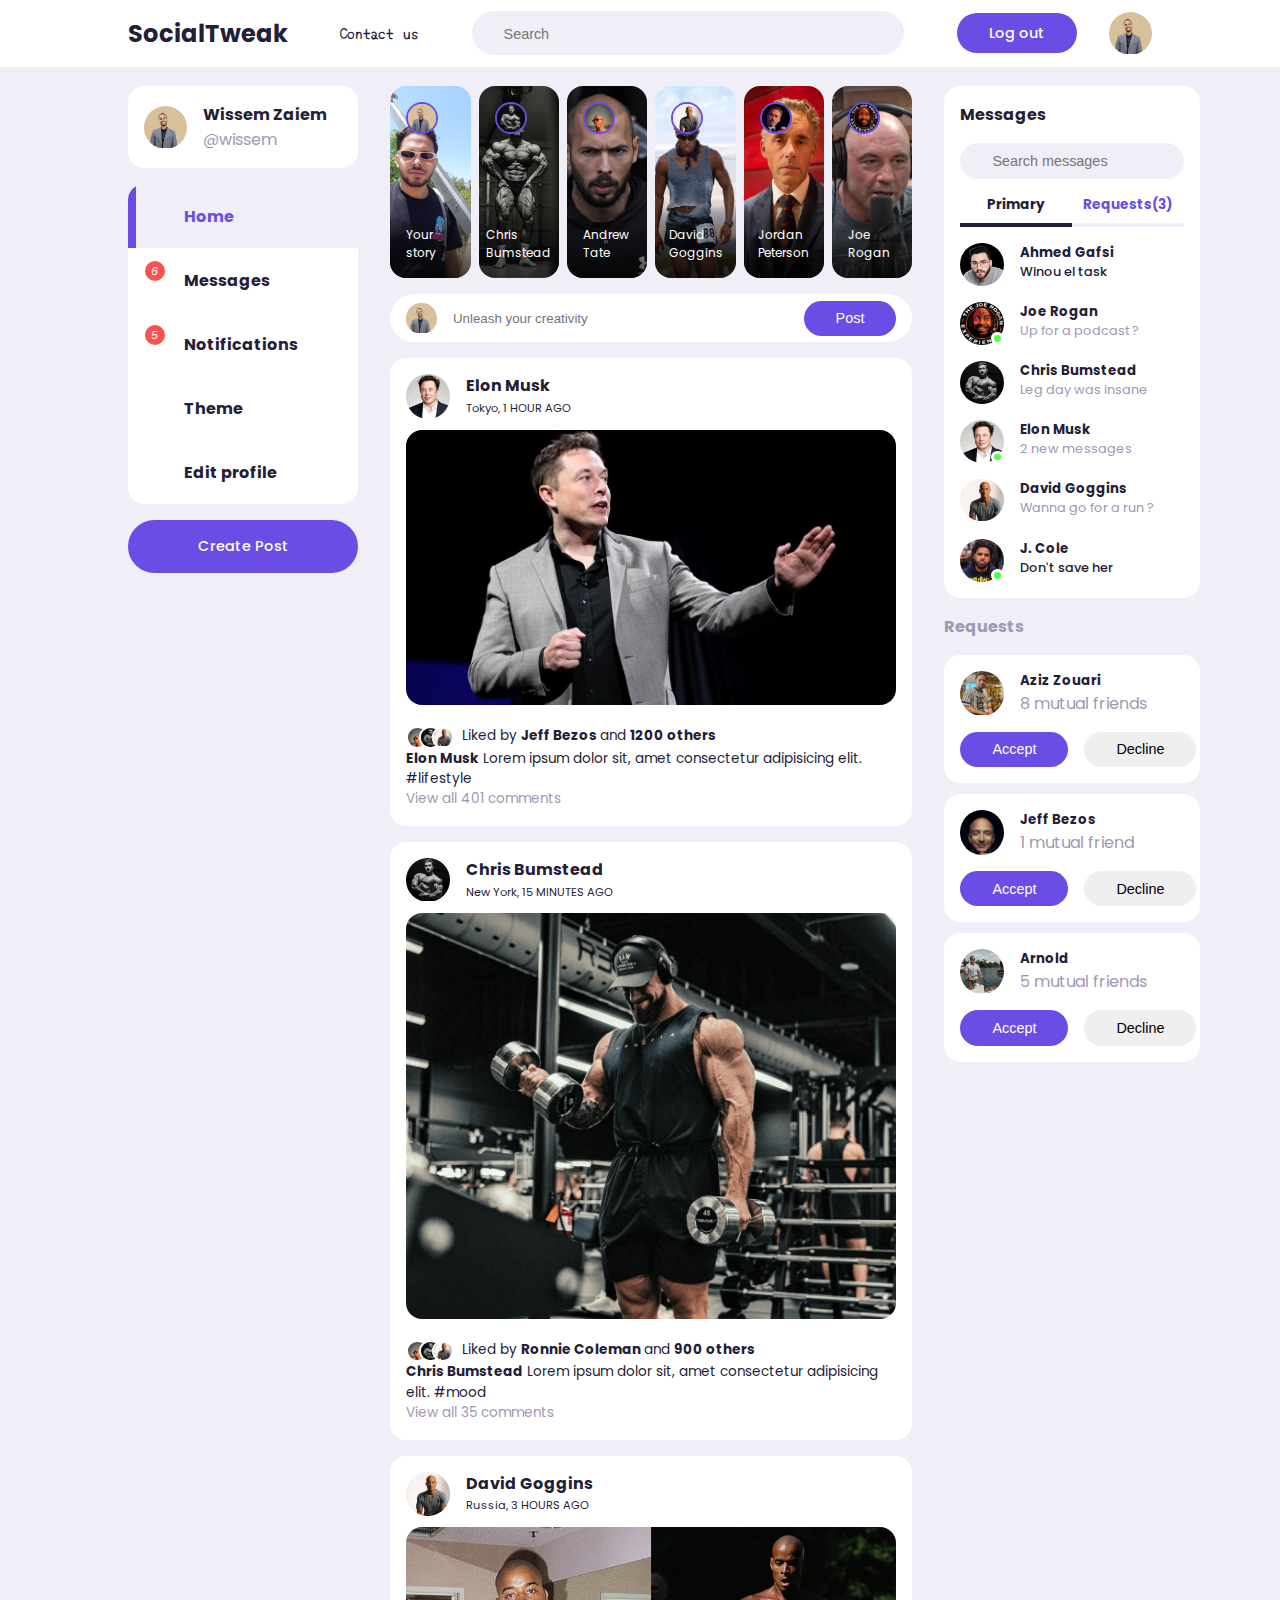
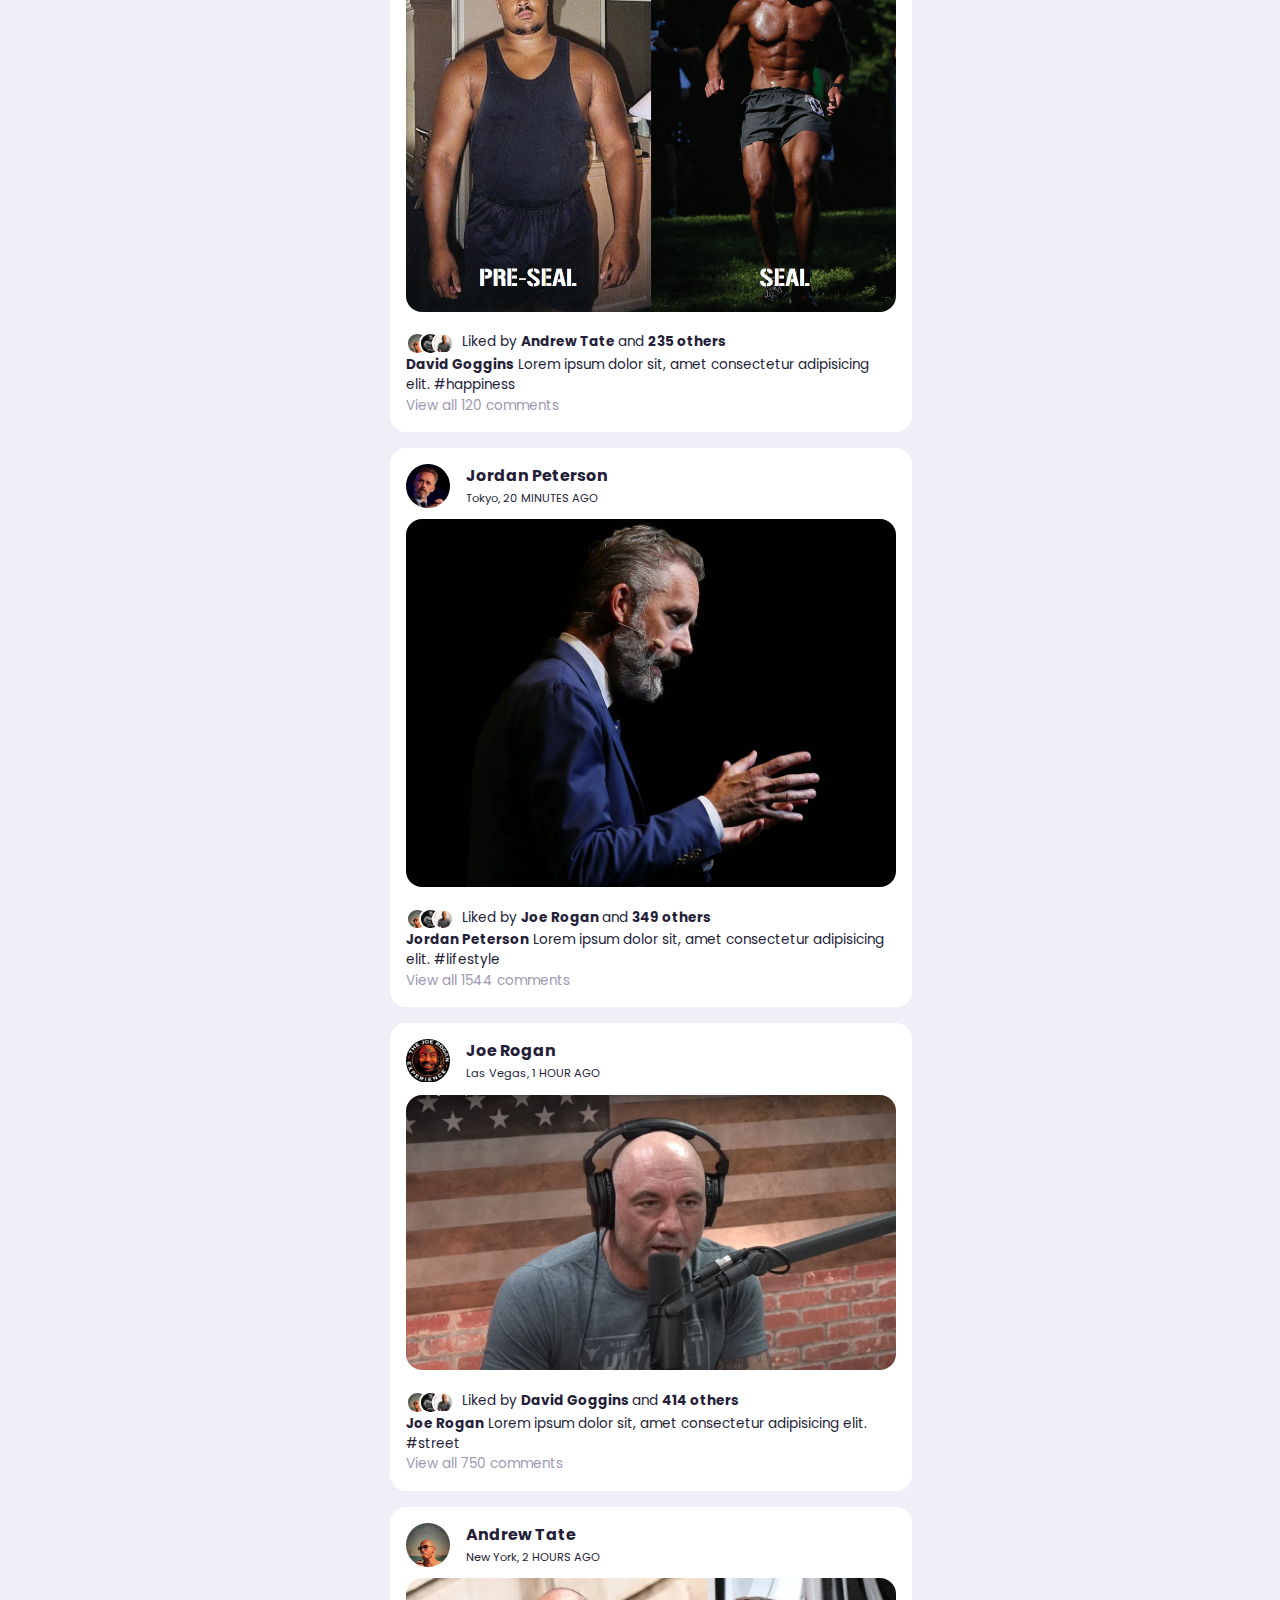
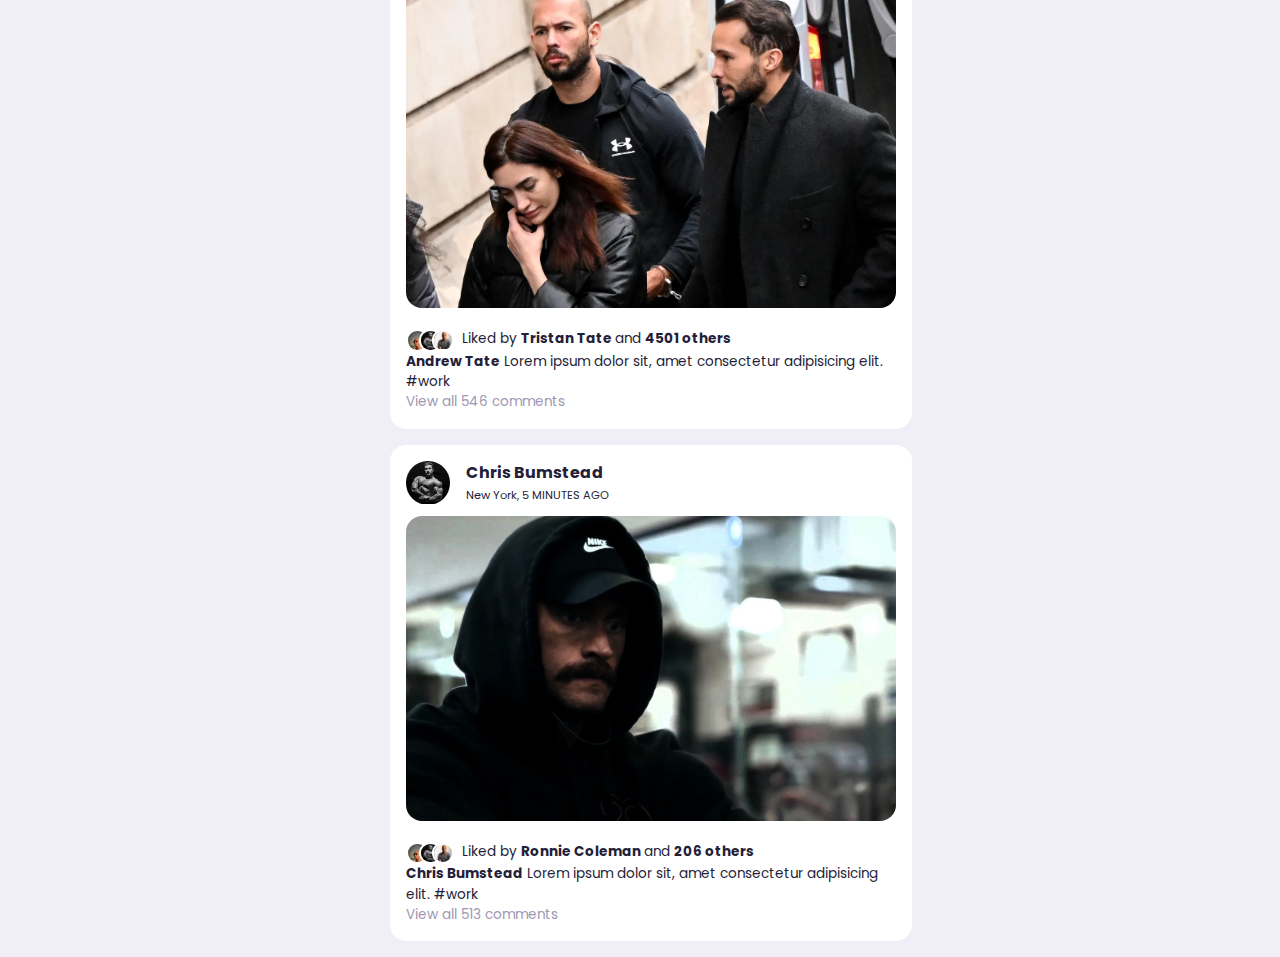
<file: index.html>
<!DOCTYPE html>
<html lang="en">

<head>
  <meta charset="UTF-8">
  <meta http-equiv="X-UA-Compatible" content="IE=edge">
  <meta name="viewport" content="width=device-width, initial-scale=1.0">
  <title>SocialTweak</title>
  <link rel="stylesheet" href="https://unicons.iconscout.com/release/v2.1.6/css/unicons.css">
  <link rel="stylesheet" href="style.css">
  <link rel="icon" type="image/x-icon" href="images/des-lettres.png">
</head>

<body>
  <nav>
    <div class="container">
      
      <h2 class="logo">SocialTweak</h2>
      <h6 id="contactus"><a id="logo-link" href="contact.html">Contact us</a></h6>
    
      <div class="search-bar">
        <i class="uil uil-search"></i>
        <input type="search" placeholder="Search">
      </div>
      <div class="log-out">
        <a href="signup.html" id="signup-page" class="btn btn-primary"><div id="disconnect">Log out</div></a>
        <div class="profile-photo">
          <img src="./images/Capture.PNG" alt="Profile Photo">
        </div>
      </div>
    </div>
  </nav>
 
  <main>
    <div class="container">
      
      <div class="leftside">
        <a href="#" class="profile">
          <div class="profile-photo">
            <img src="./images/Capture.PNG">
          </div>
          <div class="nickname">
            <h4>Wissem Zaiem</h4>
            <p class="text-muted">@wissem</p>
          </div>
        </a>
        
        <div class="sidebar">
          <a href="#" class="menu-item active"><span><i class="uil uil-home"></i></span>
            <h3>Home</h3>
          </a>
          <a href="#" class="menu-item" id="messages-notification"><span><i class="uil uil-envelope-alt"><small
                  class="notification-number">6</small></i></span>
            <h3>Messages</h3>
          </a>
          <a href="#" class="menu-item" id="notifications"><span style="z-index: 1000;"><i class="uil uil-bell"><small
            class="notification-number">5</small></i></span>
      <h3>Notifications</h3>
      
      <div class="notifications-popup">
        <div>
          <div class="profile-photo">
            <img src="./images/cbum.jpg">
          </div>
          <div class="notification-body">
            <b>Chris Bumstead</b> accepted your friend request
            <small class="text-muted">2 DAYS AGO</small>
          </div>
        </div>
        <div>
          <div class="profile-photo">
            <img src="./images/profile-12.jpg">
          </div>
          <div class="notification-body">
            <b>Jordan peterson</b> commented your post
            <small class="text-muted">1 HOUR AGO</small>
          </div>
        </div>
        <div>
          <div class="profile-photo">
            <img src="./images/David.JPG">
          </div>
          <div class="notification-body">
            <b>David Goggins </b>and <b>112 others</b> liked your post
            <small class="text-muted">4 MINUTES AGO</small>
          </div>
        </div>
        <div>
          <div class="profile-photo">
            <img src="./images/elon-musk1.jpg">
          </div>
          <div class="notification-body">
            <b>Elon Musk</b> commented on a post you are tagged in
            <small class="text-muted">2 DAYS AGO</small>
          </div>
        </div>
        <div>
          <div class="profile-photo">
            <img src="./images/profile-10.jpg">
          </div>
          <div class="notification-body">
            <b>Andrew Tate</b> shared your post
            <small class="text-muted">1 HOUR AGO</small>
          </div>
        </div>
      
      </div>
    
          <a href="#" class="menu-item" id="theme"><span><i class="uil uil-palette"></i></span>
            <h3>Theme</h3>
          </a>
          <a href="editprofile.html" class="menu-item"><span><i class="uil uil-setting"></i></span>
            <h3>Edit profile</h3>
          </a>
        </div>
        
        <label for="create-post" id="createpostglow" class="btn btn-primary">Create Post</label>
      </div>
    
      <div class="middle">
        
        <div class="stories">
          <div class="story">
            <div class="profile-photo">
              <img src="./images/Capture.PNG">
            </div>
            <p class="name">Your story</p>
          </div>
          <div class="story">
            <div class="profile-photo">
              <img src="./images/cbum.jpg">
            </div>
            <p class="name">Chris Bumstead</p>
          </div>
          <div class="story">
            <div class="profile-photo">
              <img src="./images/profile-10.jpg">
            </div>
            <p class="name">Andrew Tate</p>
          </div>
          <div class="story">
            <div class="profile-photo">
              <img src="./images/profile-11.jpg">
            </div>
            <p class="name">David Goggins</p>
          </div>
          <div class="story">
            <div class="profile-photo">
              <img src="./images/profile-12.jpg">
            </div>
            <p class="name">Jordan Peterson</p>
          </div>
          <div class="story">
            <div class="profile-photo">
              <img src="./images/profile-19.jpg">
            </div>
            <p class="name" id="Joe Roganname">Joe Rogan</p>
          </div>
        
        </div>
        <form class="create-post">
          <div class="profile-photo">
            <img src="./images/Capture.PNG">
          </div>
          <input type="text" id="create-post" placeholder="Unleash your creativity">
          <input type="submit" value="Post" class="btn btn-primary">
        </form>
        
        <div class="feeds">
          
          <div class="feed">
            <div class="head">
              <div class="user">
                <div class="profile-photo">
                  <img src="./images/elon-musk1.jpg">
                </div>
                <div class="info">
                  <h3>Elon Musk</h3>
                  <small>Tokyo, 1 HOUR AGO</small>
                </div>
              </div>
              <span class="edit">
                <i class="uil uil-ellipsis-h"></i>
              </span>
            </div>
            <div class="photo">
              <img src="./images/feed-1.jpg">
            </div>
            <div class="action-buttons">
              <div class="interaction-buttons">
                <span id="heartIcon1"><i class="uil uil-heart"></i></span>
                <span><i class="uil uil-comment-dots"></i></span>
                <span><i class="uil uil-share-alt"></i></span>
              </div>
              <div class="bookmark">
                <span><i class="uil uil-bookmark-full"></i></span>
              </div>
            </div>
            <div class="liked-by">
              <span>
                <img src="./images/profile-10.jpg">
              </span>
              <span>
                <img src="./images/cbum.jpg">
              </span>
              <span>
                <img src="./images/David.JPG">
              </span>
              <p>Liked by <b>Jeff Bezos </b>and <b>1200 others</b></p>
            </div>
            <div class="caption">
              <p><b>Elon Musk</b> Lorem ipsum dolor sit, amet consectetur adipisicing elit. <span
                  class="hash-tag">#lifestyle</span></p>
            </div>
            <div class="comments text-muted">
              View all 401 comments
            </div>
          </div>
          
          <div class="feed">
            <div class="head">
              <div class="user">
                <div class="profile-photo">
                  <img src="./images/cbum.jpg">
                </div>
                <div class="info">
                  <h3>Chris Bumstead</h3>
                  <small>New York, 15 MINUTES AGO</small>
                </div>
              </div>
              <span class="edit">
                <i class="uil uil-ellipsis-h"></i>
              </span>
            </div>
            <div class="photo">
              <img src="./images/profile-15.jpg">
            </div>
            <div class="action-buttons">
              <div class="interaction-buttons">
                <span id="heartIcon2"><i class="uil uil-heart"></i></span>
                <span><i class="uil uil-comment-dots"></i></span>
                <span><i class="uil uil-share-alt"></i></span>
              </div>
              <div class="bookmark">
                <span><i class="uil uil-bookmark-full"></i></span>
              </div>
            </div>
            <div class="liked-by">
              <span>
                <img src="./images/profile-10.jpg">
              </span>
              <span>
                <img src="./images/cbum.jpg">
              </span>
              <span>
                <img src="./images/David.JPG">
              </span>
              <p>Liked by <b>Ronnie Coleman </b>and <b>900 others</b></p>
            </div>
            <div class="caption">
              <p><b>Chris Bumstead</b> Lorem ipsum dolor sit, amet consectetur adipisicing elit. <span class="hash-tag">#mood</span>
              </p>
            </div>
            <div class="comments text-muted">
              View all 35 comments
            </div>
          </div>
          
          <div class="feed">
            <div class="head">
              <div class="user">
                <div class="profile-photo">
                  <img src="./images/profile-11.jpg">
                </div>
                <div class="info">
                  <h3>David Goggins</h3>
                  <small>Russia, 3 HOURS AGO</small>
                </div>
              </div>
              <span class="edit">
                <i class="uil uil-ellipsis-h"></i>
              </span>
            </div>
            <div class="photo">
              <img src="./images/david_goggins_about.png">
            </div>
            <div class="action-buttons">
              <div class="interaction-buttons">
                <span id="heartIcon3"><i class="uil uil-heart"></i></span>
                <span><i class="uil uil-comment-dots"></i></span>
                <span><i class="uil uil-share-alt"></i></span>
              </div>
              <div class="bookmark">
                <span><i class="uil uil-bookmark-full"></i></span>
              </div>
            </div>
            <div class="liked-by">
              <span>
                <img src="./images/profile-10.jpg">
              </span>
              <span>
                <img src="./images/cbum.jpg">
              </span>
              <span>
                <img src="./images/David.JPG">
              </span>
              <p>Liked by <b>Andrew Tate </b>and <b>235 others</b></p>
            </div>
            <div class="caption">
              <p><b>David Goggins</b> Lorem ipsum dolor sit, amet consectetur adipisicing elit. <span
                  class="hash-tag">#happiness</span></p>
            </div>
            <div class="comments text-muted">
              View all 120 comments
            </div>
          </div>
         
          <div class="feed">
            <div class="head">
              <div class="user">
                <div class="profile-photo">
                  <img src="./images/profile-12.jpg">
                </div>
                <div class="info">
                  <h3>Jordan Peterson</h3>
                  <small>Tokyo, 20 MINUTES AGO</small>
                </div>
              </div>
              <span class="edit">
                <i class="uil uil-ellipsis-h"></i>
              </span>
            </div>
            <div class="photo">
              <img src="./images/feed-4.jpg">
            </div>
            <div class="action-buttons">
              <div class="interaction-buttons">
                <span id="heartIcon4"><i class="uil uil-heart"></i></span>
                <span><i class="uil uil-comment-dots"></i></span>
                <span><i class="uil uil-share-alt"></i></span>
              </div>
              <div class="bookmark">
                <span><i class="uil uil-bookmark-full"></i></span>
              </div>
            </div>
            <div class="liked-by">
              <span>
                <img src="./images/profile-10.jpg">
              </span>
              <span>
                <img src="./images/cbum.jpg">
              </span>
              <span>
                <img src="./images/David.JPG">
              </span>
              <p>Liked by <b>Joe Rogan </b>and <b>349 others</b></p>
            </div>
            <div class="caption">
              <p><b>Jordan Peterson</b> Lorem ipsum dolor sit, amet consectetur adipisicing elit. <span
                  class="hash-tag">#lifestyle</span></p>
            </div>
            <div class="comments text-muted">
              View all 1544 comments
            </div>
          </div>
          
          <div class="feed">
            <div class="head">
              <div class="user">
                <div class="profile-photo">
                  <img src="./images/profile-19.jpg">
                </div>
                <div class="info">
                  <h3>Joe Rogan</h3>
                  <small>Las Vegas, 1 HOUR AGO</small>
                </div>
              </div>
              <span class="edit">
                <i class="uil uil-ellipsis-h"></i>
              </span>
            </div>
            <div class="photo">
              <img src="./images/story-6.jpg">
            </div>
            <div class="action-buttons">
              <div class="interaction-buttons">
                <span id="heartIcon5"><i class="uil uil-heart"></i></span>
                <span><i class="uil uil-comment-dots"></i></span>
                <span><i class="uil uil-share-alt"></i></span>
              </div>
              <div class="bookmark">
                <span><i class="uil uil-bookmark-full"></i></span>
              </div>
            </div>
            <div class="liked-by">
              <span>
                <img src="./images/profile-10.jpg">
              </span>
              <span>
                <img src="./images/cbum.jpg">
              </span>
              <span>
                <img src="./images/David.JPG">
              </span>
              <p>Liked by <b>David Goggins </b>and <b>414 others</b></p>
            </div>
            <div class="caption">
              <p><b>Joe Rogan</b> Lorem ipsum dolor sit, amet consectetur adipisicing elit. <span
                  class="hash-tag">#street</span></p>
            </div>
            <div class="comments text-muted">
              View all 750 comments
            </div>
          </div>
          
          <div class="feed">
            <div class="head">
              <div class="user">
                <div class="profile-photo">
                  <img src="./images/profile-10.jpg">
                </div>
                <div class="info">
                  <h3>Andrew Tate</h3>
                  <small>New York, 2 HOURS AGO</small>
                </div>
              </div>
              <span class="edit">
                <i class="uil uil-ellipsis-h"></i>
              </span>
            </div>
            <div class="photo">
              <img src="./images/feed-6.jpg">
            </div>
            <div class="action-buttons">
              <div class="interaction-buttons">
                <span id="heartIcon6"><i class="uil uil-heart"></i></span>
                <span><i class="uil uil-comment-dots"></i></span>
                <span><i class="uil uil-share-alt"></i></span>
              </div>
              <div class="bookmark">
                <span><i class="uil uil-bookmark-full"></i></span>
              </div>
            </div>
            <div class="liked-by">
              <span>
                <img src="./images/profile-10.jpg">
              </span>
              <span>
                <img src="./images/cbum.jpg">
              </span>
              <span>
                <img src="./images/David.JPG">
              </span>
              <p>Liked by <b>Tristan Tate </b>and <b>4501 others</b></p>
            </div>
            <div class="caption">
              <p><b>Andrew Tate</b> Lorem ipsum dolor sit, amet consectetur adipisicing elit. <span class="hash-tag">#work</span>
              </p>
            </div>
            <div class="comments text-muted">
              View all 546 comments
            </div>
          </div>
          
          <div class="feed">
            <div class="head">
              <div class="user">
                <div class="profile-photo">
                  <img src="./images/cbum.jpg">
                </div>
                <div class="info">
                  <h3>Chris Bumstead</h3>
                  <small>New York, 5 MINUTES AGO</small>
                </div>
              </div>
              <span class="edit">
                <i class="uil uil-ellipsis-h"></i>
              </span>
            </div>
            <div class="photo">
              <img src="./images/feed-7.jpg">
            </div>
            <div class="action-buttons">
              <div class="interaction-buttons">
                <span id="heartIcon7"><i class="uil uil-heart"></i></span>
                <span><i class="uil uil-comment-dots"></i></span>
                <span><i class="uil uil-share-alt"></i></span>
              </div>
              <div class="bookmark">
                <span><i class="uil uil-bookmark-full"></i></span>
              </div>
            </div>
            <div class="liked-by">
              <span>
                <img src="./images/profile-10.jpg">
              </span>
              <span>
                <img src="./images/cbum.jpg">
              </span>
              <span>
                <img src="./images/David.JPG">
              </span>
              <p>Liked by <b>Ronnie Coleman </b>and <b>206 others</b></p>
            </div>
            <div class="caption">
              <p><b>Chris Bumstead</b> Lorem ipsum dolor sit, amet consectetur adipisicing elit. <span class="hash-tag">#work</span>
              </p>
            </div>
            <div class="comments text-muted">
              View all 513 comments
            </div>
          </div>
          
        </div>
        
      </div>
      
      
      <div class="rightside">
        
        <div class="messages">
          <div class="heading">
            <h4>Messages</h4><i class="uil uil-edit"></i>
          </div>
         
          <div class="search-bar">
            <i class="uil uil-search"></i>
            <input type="search" id="message-search" placeholder="Search messages">
          </div>
         
          <div class="category">
            <h6 class="active">Primary</h6>
            <h6 class="message-requests">Requests(3)</h6>
          </div>
          
          <div class="message" id="firstmessage">
            <div class="profile-photo">
              <img src="./images/profile-2.jpg">
            </div>
            <div class="message-body">
              <h5>Ahmed Gafsi</h5>
              <p class="text-bold">Winou el task</p>
            </div>
          </div>
          <div class="message">
            <div class="profile-photo">
              <img src="./images/profile-19.jpg">
              <div class="active"></div>
            </div>
            <div class="message-body">
              <h5>Joe Rogan</h5>
              <p class="text-muted">Up for a podcast ? </p>
            </div>
          </div>
          <div class="message">
            <div class="profile-photo">
              <img src="./images/cbum.jpg">
            </div>
            <div class="message-body">
              <h5>Chris Bumstead</h5>
              <p class="text-muted">Leg day was insane</p>
            </div>
          </div>
          <div class="message">
            <div class="profile-photo">
              <img src="./images/elon-musk1.jpg">
              <div class="active"></div>
            </div>
            <div class="message-body">
              <h5>Elon Musk</h5>
              <p class="text-muted">2 new messages</p>
            </div>
          </div>
          <div class="message">
            <div class="profile-photo">
              <img src="./images/David.JPG">
            </div>
            <div class="message-body">
              <h5>David Goggins</h5>
              <p class="text-muted">Wanna go for a run ?</p>
            </div>
          </div>
          <div class="message">
            <div class="profile-photo">
              <img src="./images/profile-7.jpg">
              <div class="active"></div>
            </div>
            <div class="message-body">
              <h5>J. Cole</h5>
              <p class="text-bold">Don't save her</p>
            </div>
          </div>
        </div>
        
        <div class="friend-requests">
          <h4>Requests</h4>
          <div class="request">
            <div class="info">
              <div class="profile-photo">
                <img src="./images/profile-14.jpg">
              </div>
              <div>
                <h5>Aziz Zouari</h5>
                <p class="text-muted">8 mutual friends</p>
              </div>
            </div>
            <div class="action">
              <button class="btn btn-primary" id="accept1">Accept</button>
              <button class="btn" id="decline1">Decline</button>
              
            </div>
          </div>
          <div class="request">
            <div class="info">
              <div class="profile-photo">
                <img src="./images/jeff.jpg">
              </div>
              <div>
                <h5>Jeff Bezos</h5>
                <p class="text-muted">1 mutual friend</p>
              </div>
            </div>
            <div class="action">
              <button class="btn btn-primary" id="accept2">Accept</button>
              <button class="btn" id="decline2">Decline</button>
              
            </div>
          </div>
          <div class="request">
            <div class="info">
              <div class="profile-photo">
                <img src="./images/arnold.jpg">
              </div>
              <div>
                <h5>Arnold</h5>
                <p class="text-muted">5 mutual friends</p>
              </div>
            </div>
            <div class="action">
              <button class="btn btn-primary" id="accept3">Accept</button>
              <button class="btn" id="decline3">Decline</button>
              
              
            </div>
          </div>
        </div>
      </div>
    
      <div class="customize-theme">
        <div class="card">
          <h2>Customize your theme</h2>
          <p class="text-muted">Change your font size, color and background</p>
          
          <div class="font-size">
            <h4>Font Size</h4>
            <div>
              <h6>Aa</h6>
              <div class="choose-size">
                <span class="font-size-1"></span>
                <span class="font-size-2"></span>
                <span class="font-size-3 active"></span>
                <span class="font-size-4"></span>
                <span class="font-size-5"></span>
              </div>
              <h3>Aa</h3>
            </div>
          </div>
         
          <div class="color">
            <h4>Color</h4>
            <div class="choose-color">
              <span class="color-1 active"></span>
              <span class="color-2"></span>
              <span class="color-3"></span>
              <span class="color-4"></span>
              <span class="color-5"></span>
            </div>
          </div>
          
          <div class="background">
            <h4>Bacground</h4>
            <div class="choose-bg">
              <div class="bg-1 active">
                <span></span>
                <h5>Light</h5>
              </div>
              <div class="bg-2">
                <span></span>
                <h5>Dim</h5>
              </div>
              <div class="bg-3">
                <span></span>
                <h5>Lights out</h5>
              </div>
            </div>
          </div>
        </div>
      </div>
     
  </main>
  <script src="./index.js"></script>
</body>

</html>
</file>
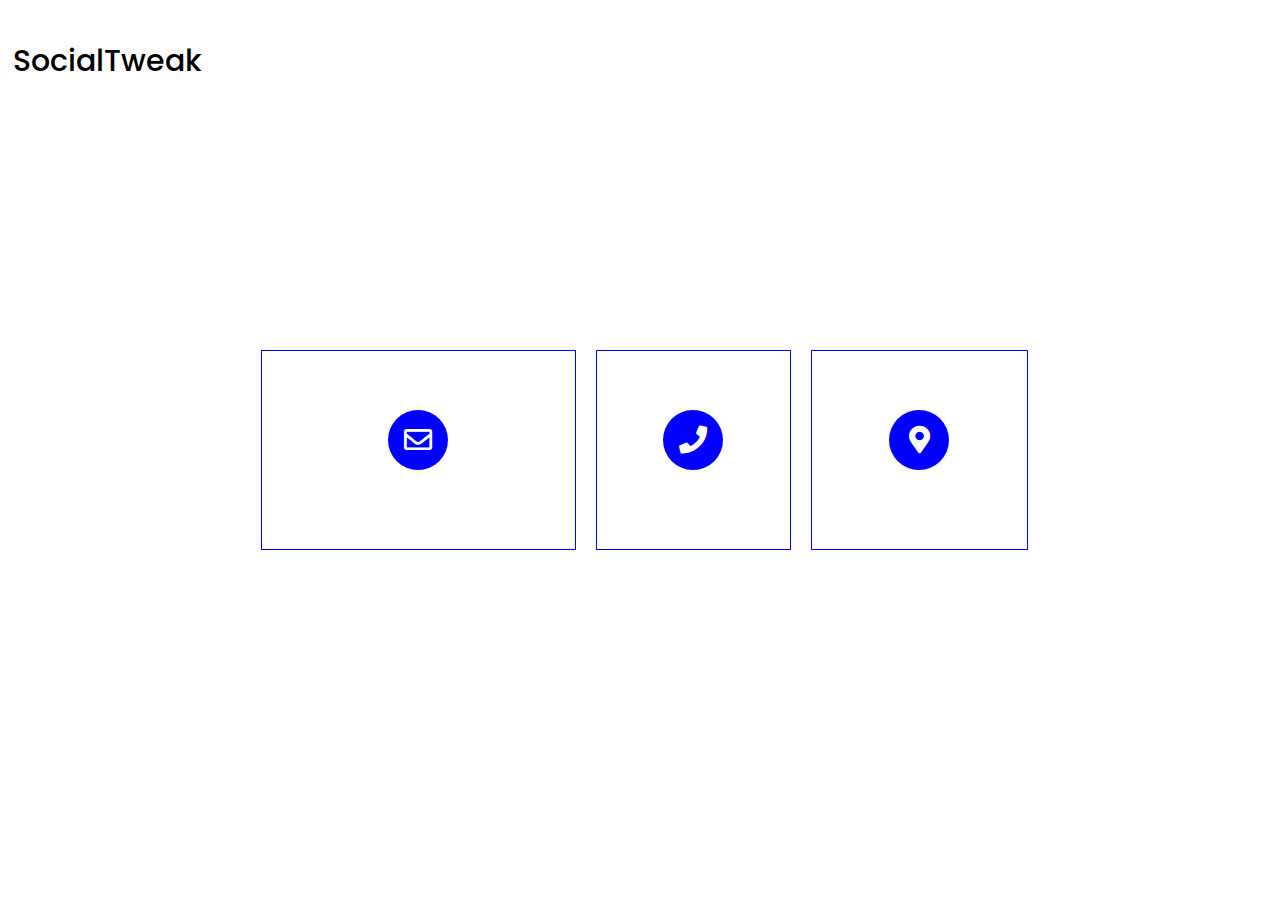
<file: contact.html>
<!DOCTYPE html>
<html lang="en">
  <head>
    <meta charset="UTF-8" />
    <meta name="viewport" content="width=device-width, initial-scale=1.0" />
    <title>Contact us</title>
    <link rel="stylesheet" href="contact.css" />
    <link rel="icon" type="image/x-icon" href="images/des-lettres.png" />
    <link
      rel="stylesheet"
      href="https://cdnjs.cloudflare.com/ajax/libs/font-awesome/5.11.2/css/all.css"
    />
  </head>
  <body>
    <div class="logo"><a href="index.html">SocialTweak</a></div>
    <div class="contact-info">
      <div class="card">
        <i class="card-icon far fa-envelope"></i>
        <div id="mail-container">
          <a href="mailto:wissemzaiem01@gmail.com"
            ><p class="email-text">wissemzaiem01@gmail.com</p></a
          >
        </div>
      </div>
      <div class="card">
        <i class="card-icon fas fa-phone"></i>
        <a href="tel:+21696907745"><p>+216 96 907 745</p></a>
      </div>
      <div class="card">
        <i class="card-icon fas fa-map-marker-alt"></i>
        <a href="https://goo.gl/maps/DcaYnK6BwV6HLsfH9"
          ><p>Ras Jebel, Bizerte</p></a
        >
      </div>
    </div>
  </body>
</html>
</file>
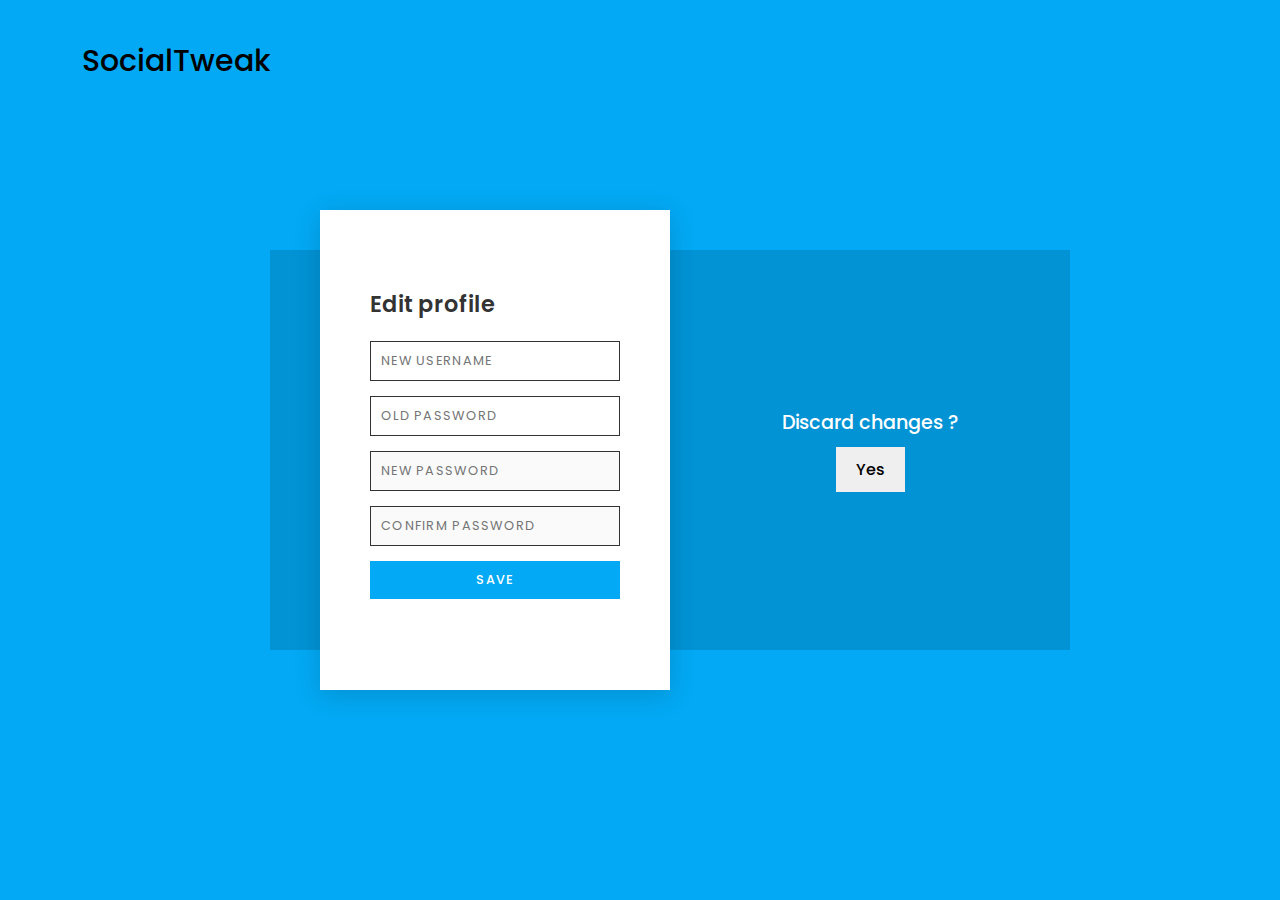
<file: editprofile.html>
<!DOCTYPE html>
<html lang="en">
  <head>
    <meta charset="UTF-8" />
    <meta name="viewport" content="width=device-width, initial-scale=1.0" />
    <title>Edit profile</title>
    <link rel="stylesheet" href="editprofile.css" />
    <link rel="icon" type="image/x-icon" href="images/des-lettres.png">
  </head>
  <body>
    <div class="logo"><a href="index.html">SocialTweak</a></div>
    <div class="container">
     

      <div class="box signup" id="positionabs">
        <h2>Discard changes ?</h2>
        <button class="signupBtn"><a style="text-decoration: none; color: #000;" href="index.html">Yes</a></button>
        
      </div>

      <div class="formBx">
        <div class="form signinform">
          <form id="loginForm">
            <h3>Edit profile</h3>
            <input type="text" id="username" placeholder="New username" required />
            <input type="password" id="password1" placeholder="Old password" required />
            <input type="password" id="password2" placeholder="New password" disabled required />
            <input type="password" id="password3" placeholder="Confirm password" disabled required />
            <input type="submit" value="Save" />
          </form>
          <div id="message"></div>
        </div>
      </div>
      
      
      
      
    </div>
      
      
    </div>
<script src="editprofile.js"></script>
  </body>
</html>
</file>
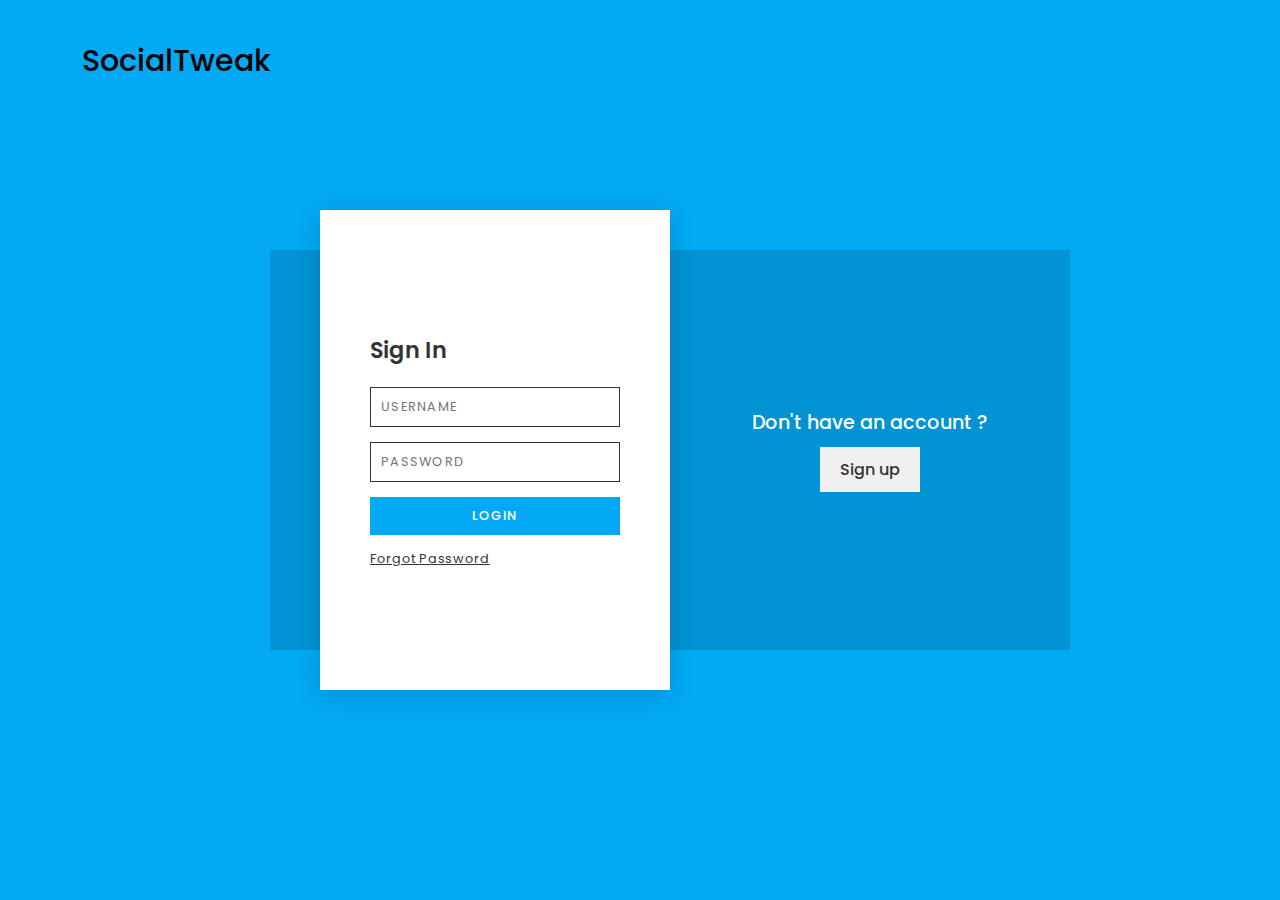
<file: signup.html>
<!DOCTYPE html>
<html lang="en">
  <head>
    <meta charset="UTF-8" />
    <meta name="viewport" content="width=device-width, initial-scale=1.0" />
    <title>Sign in</title>
    <link rel="stylesheet" href="signup.css" />
    <link rel="icon" type="image/x-icon" href="images/des-lettres.png" />
  </head>
  <body>
    <div class="logo"><a href="index.html">SocialTweak</a></div>
    <div class="container">
      <div class="box signin">
        <h2>Already have an account ?</h2>
        <button class="signinBtn">Sign in</button>
      </div>

      <div class="box signup">
        <h2>Don't have an account ?</h2>
        <button class="signupBtn">Sign up</button>
      </div>

      <div class="formBx">
        <div class="form signinform">
          <form id="loginForm">
            <h3>Sign In</h3>
            <input type="text" id="username" placeholder="Username" />
            <input type="password" id="password" placeholder="Password" />
            <input type="submit" value="Login" />
            <a href="#" class="forgot">Forgot Password</a>
          </form>
        </div>
        <div class="form signupform">
          <form id="signupForm">
            <h3>Sign Up</h3>
            <input type="text" id="username1" placeholder="Username" />
            <input type="email" id="email" placeholder="Email" />
            <input type="password" id="password1" placeholder="Password" />
            <input
              type="password"
              id="confirmPassword"
              placeholder="Confirm Password"
            />
            <input type="submit" value="Register" />
          </form>
          <p id="successMessage" style="display: none; color: green">
            Account successfully created
          </p>
        </div>
      </div>
    </div>
    <script src="signup.js"></script>
  </body>
</html>
</file>
<file: style.css>
@import url("https://fonts.googleapis.com/css2?family=Poppins:wght@300;400;500;600&display=swap");
@import url("https://fonts.googleapis.com/css2?family=Yomogi&display=swap");

:root {
  --primary-color-hue: 252;
  --dark-color-lightness: 17%;
  --light-color-lightness: 95%;
  --white-color-lightness: 100%;
  --color-white: hsl(252, 30%, var(--white-color-lightness));
  --color-light: hsl(252, 30%, var(--light-color-lightness));
  --color-gray: hsl(var(--primary-color-hue), 15%, 65%);
  --color-primary: hsl(var(--primary-color-hue), 75%, 60%);
  --color-secondary: hsl(252, 100%, 90%);
  --color-success: hsl(120, 95%, 65%);
  --color-danger: hsl(0, 95%, 65%);
  --color-dark: hsl(252, 30%, var(--dark-color-lightness));
  --color-black: hsl(252, 30%, 10%);
  --border-radius: 2rem;
  --card-border-radius: 1rem;
  --btn-padding: 0.6rem 2rem;
  --search-padding: 0.6rem 1rem;
  --card-padding: 1rem;
  --sticky-top-left: 5.4rem;
  --sticky-top-right: -18rem;
}

*,
*::before,
*::after {
  margin: 0;
  padding: 0;
  outline: 0;
  box-sizing: border-box;
  text-decoration: none;
  border: none;
}

body {
  font-family: "Poppins", sans-serif;
  color: var(--color-dark);
  background-color: var(--color-light);
  overflow-x: hidden;
}
.container {
  width: 80%;
  margin: 0 auto;
}

.profile-photo {
  width: 2.7rem;
  aspect-ratio: 1;
  border-radius: 50%;
  overflow: hidden;
}

img {
  display: block;
  width: 100%;
}

.btn {
  display: inline-block;
  padding: var(--btn-padding);
  font-weight: 500;
  border-radius: var(--border-radius);
  cursor: pointer;
  transition: all 300ms ease;
  font-size: 0.9rem;
}

.btn:hover {
  opacity: 0.8;
}

.btn-primary {
  background-color: var(--color-primary);
  color: var(--color-white);
}

.text-bold {
  font-weight: 500;
}

.text-muted {
  color: var(--color-gray);
}

nav {
  width: 100%;
  background-color: var(--color-white);
  padding: 0.7rem 0;
  position: fixed;
  top: 0;
  z-index: 10;
}

nav .container {
  display: flex;
  align-items: center;
  justify-content: space-between;
}

.search-bar {
  background-color: var(--color-light);
  border-radius: var(--border-radius);
  padding: var(--search-padding);
}

.search-bar input[type="search"] {
  background-color: transparent;
  width: 30vw;
  margin-left: 1rem;
  font-size: 0.9rem;
  color: var(--color-dark);
}

nav .log-out {
  display: flex;
  align-items: center;
  gap: 2rem;
}

main {
  position: relative;
  top: 5.4rem;
}

main .container {
  display: grid;
  grid-template-columns: 18vw auto 20vw;
  column-gap: 2rem;
  position: relative;
}

main .container .leftside {
  position: sticky;
  top: var(-sticky-top-left);
}

main .container .leftside .profile {
  padding: var(--card-padding);
  background-color: var(--color-white);
  color: var(--color-dark);
  border-radius: var(--card-border-radius);
  display: flex;
  align-items: center;
  column-gap: 1rem;
  width: 100%;
}

.leftside .sidebar {
  margin-top: 1rem;
  background-color: var(--color-white);
  border-radius: var(--card-border-radius);
}

.leftside .sidebar .menu-item {
  display: flex;
  align-items: center;
  height: 4rem;
  cursor: pointer;
  transition: all 300ms ease;
  position: relative;
  color: var(--color-dark);
}

.leftside .sidebar .menu-item:hover {
  background-color: var(--color-light);
}

.leftside .sidebar i {
  font-size: 1.4rem;
  color: var(--color-gray);
  margin-left: 2rem;
  position: relative;
}

.leftside .sidebar i .notification-number {
  background-color: var(--color-danger);
  color: white;
  font-size: 0.7rem;
  width: fit-content;
  padding: 0.1rem 0.4rem;
  position: absolute;
  top: -0.2rem;
  right: -0.3rem;
  border-radius: var(--border-radius);
}

.leftside .sidebar h3 {
  margin-left: 1.5rem;
  font-size: 1rem;
}

.leftside .sidebar .active {
  background-color: var(--color-light);
}

.leftside .sidebar .active i::before,
.leftside .sidebar .active h3 {
  color: var(--color-primary);
}

.leftside .sidebar .active::before {
  content: "";
  display: block;
  width: 0.5rem;
  height: 100%;
  position: absolute;
  background-color: var(--color-primary);
}

.leftside .sidebar .menu-item:first-child.active {
  border-top-left-radius: var(--card-border-radius);
  overflow: hidden;
}

.leftside .sidebar .menu-item:last-child.active {
  border-bottom-left-radius: var(--card-border-radius);
  overflow: hidden;
}

.leftside .btn {
  margin-top: 1rem;
  width: 100%;
  text-align: center;
  padding: 1rem 0;
}

.leftside .notifications-popup {
  display: none;
  position: absolute;
  top: 0;
  left: 110%;
  width: 30rem;
  background-color: var(--color-white);
  border-radius: var(--card-border-radius);
  padding: var(--card-padding);
  box-shadow: 0 0 2rem hsl(var(--color-primary), 75%, 60%, 25%);
  z-index: 7;
}

.leftside .notifications-popup::before {
  content: "";
  width: 1.2rem;
  height: 1.2rem;
  display: block;
  position: absolute;
  left: -0.6rem;
  transform: rotate(45deg);
}

.leftside .notifications-popup > div {
  display: flex;
  align-items: flex-start;
  gap: 1rem;
  margin-bottom: 1rem;
}

.leftside .notification-popup small {
  display: block;
}

.middle .stories {
  display: flex;
  justify-content: space-between;
  height: 12rem;
  gap: 0.5rem;
}
.story {
  transition: transform 0.2s;
}
.story:hover {
  transform: translateY(42px) scale(1.5);
}

.middle .stories .story {
  padding: var(--card-padding);
  border-radius: var(--card-border-radius);
  display: flex;
  flex-direction: column;
  justify-content: space-between;
  align-items: center;
  color: white;
  font-size: 0.75rem;
  width: 100%;
  position: relative;
  overflow: hidden;
}

.middle .stories .story::before {
  content: "";
  display: block;
  width: 100%;
  height: 5rem;
  background: linear-gradient(transparent, rgba(0, 0, 0, 0.75));
  position: absolute;
  bottom: 0;
}

.middle .stories .story .name {
  z-index: 4;
  color: white;
}

.middle .stories .story:nth-child(1) {
  background: url("./images/WhatsApp\ Image\ 2023-07-25\ at\ 19.57.03.jpeg")
    no-repeat center center/cover;
}

.middle .stories .story:nth-child(2) {
  background: url("./images/cbumstory.jpg") no-repeat center center/cover;
}

.middle .stories .story:nth-child(3) {
  background: url("./images/story-3.jpg") no-repeat center center/cover;
}

.middle .stories .story:nth-child(4) {
  background: url("./images/story-4.jpg") no-repeat center center/cover;
}

.middle .stories .story:nth-child(5) {
  background: url("./images/story-5.jpg") no-repeat center center/cover;
}

.middle .stories .story:nth-child(6) {
  background: url("./images/story-6.jpg") no-repeat center center/cover;
}

.middle .stories .story .profile-photo {
  width: 2rem;
  height: 2rem;
  align-self: flex-start;
  border: 2px solid var(--color-primary);
}

.middle .create-post {
  width: 100%;
  display: flex;
  align-items: center;
  justify-content: space-between;
  margin-top: 1rem;
  background-color: var(--color-white);
  padding: 0.4rem var(--card-padding);
  border-radius: var(--border-radius);
}

.middle .create-post input[type="text"] {
  justify-self: flex-start;
  width: 100%;
  padding-left: 1rem;
  background-color: transparent;
  color: var(--color-dark);
  margin-right: 1rem;
}

.middle .feeds .feed {
  background-color: var(--color-white);
  border-radius: var(--card-border-radius);
  padding: var(--card-padding);
  margin: 1rem 0;
  font-size: 0.85rem;
  line-height: 1.5;
}

.middle .feed .head {
  display: flex;
  justify-content: space-between;
}

.middle .feed .user {
  display: flex;
  gap: 1rem;
}

.middle .feed .photo {
  border-radius: var(--card-border-radius);
  overflow: hidden;
  margin: 0.7rem 0;
}

.middle .feed .action-buttons {
  display: flex;
  justify-content: space-between;
  align-items: center;
  font-size: 1.4rem;
  margin: 0.6rem;
}

.middle .liked-by {
  display: flex;
}

.middle .liked-by span {
  width: 1.4rem;
  height: 1.4rem;
  display: block;
  border-radius: 50%;
  overflow: hidden;
  border: 2px solid var(--color-white);
  margin-left: -0.6rem;
}

.middle .liked-by span:first-child {
  margin: 0;
}

.middle .liked-by p {
  margin-left: 0.5rem;
}

.main .container .rightside {
  height: max-content;
  position: sticky;
  top: var(--sticky-top-right);
  bottom: 0;
}

.rightside .messages {
  background-color: var(--color-white);
  border-radius: var(--card-border-radius);
  padding: var(--card-padding);
}

.rightside .messages .heading {
  display: flex;
  justify-content: space-between;
  align-items: center;
  margin-bottom: 1rem;
}

.rightside .messages i {
  font-size: 1.4rem;
}

.rightside .messages .search-bar {
  display: flex;
  margin-bottom: 1rem;
}

.rightside .messages .category {
  display: flex;
  justify-content: space-between;
  margin-bottom: 1rem;
}

.rightside .messages .category h6 {
  width: 100%;
  text-align: center;
  border-bottom: 4px solid var(--color-light);
  padding-bottom: 0.5rem;
  font-size: 0.85rem;
}

.rightside .messages .category .active {
  border-color: var(--color-dark);
}

.rightside .messages .message-requests {
  color: var(--color-primary);
}

.rightside .messages .message {
  display: flex;
  gap: 1rem;
  margin-bottom: 1rem;
  align-items: flex-start;
}

.rightside .message .profile-photo {
  position: relative;
  overflow: visible;
}

.rightside .message .profile-photo img {
  border-radius: 50%;
}

.rightside .messages .message:last-child {
  margin: 0;
}

.rightside .messages .message p {
  font-size: 0.8rem;
}

.rightside .messages .message .profile-photo .active {
  width: 0.8rem;
  height: 0.8rem;
  border-radius: 50%;
  border: 3px solid var(--color-white);
  background-color: var(--color-success);
  position: absolute;
  bottom: 0;
  right: 0;
}

.rightside .friend-requests {
  margin-top: 1rem;
}

.rightside .friend-requests h4 {
  color: var(--color-gray);
  margin: 1rem 0;
}

.rightside .request {
  background-color: var(--color-white);
  padding: var(--card-padding);
  border-radius: var(--card-border-radius);
  margin-bottom: 0.7rem;
}

.rightside .request .info {
  display: flex;
  gap: 1rem;
  margin-bottom: 1rem;
}

.rightside .request .action {
  display: flex;
  gap: 1rem;
}

.customize-theme {
  background-color: rgba(255, 255, 255, 0.5);
  width: 100vw;
  height: 100vh;
  position: fixed;
  top: 0;
  left: 0;
  z-index: 100;
  text-align: center;
  display: grid;
  place-items: center;
  font-size: 0.9rem;
  display: none;
}

.customize-theme .card {
  background: var(--color-white);
  padding: 3rem;
  border-radius: var(--card-border-radius);
  width: 50%;
  z-index: 105;
  box-shadow: 0 0 1rem var(--color-primary);
}

.customize-theme .font-size {
  margin-top: 5rem;
}

.customize-theme .font-size > div {
  display: flex;
  justify-content: space-between;
  align-items: center;
  background-color: var(--color-light);
  padding: var(--search-padding);
  border-radius: var(--card-border-radius);
}

.customize-theme .choose-size {
  background-color: var(--color-secondary);
  height: 0.3rem;
  width: 100%;
  margin: 0 1rem;
  display: flex;
  justify-content: space-between;
  align-items: center;
}

.customize-theme .choose-size span {
  width: 1rem;
  height: 1rem;
  background-color: var(--color-secondary);
  border-radius: 50%;
  cursor: pointer;
}

.customize-theme .choose-size span.active {
  background-color: var(--color-primary);
}

.customize-theme .color {
  margin-top: 2rem;
}

.customize-theme .choose-color {
  background-color: var(--color-light);
  padding: var(--search-padding);
  border-radius: var(--card-border-radius);
  display: flex;
  align-items: center;
  justify-content: space-between;
}

.customize-theme .choose-color span {
  width: 2.2rem;
  height: 2.2rem;
  border-radius: 50%;
}

.customize-theme .choose-color span:nth-child(1) {
  background-color: hsl(252, 75%, 60%);
}

.customize-theme .choose-color span:nth-child(2) {
  background-color: hsl(38, 75%, 60%);
}

.customize-theme .choose-color span:nth-child(3) {
  background-color: hsl(352, 75%, 60%);
}

.customize-theme .choose-color span:nth-child(4) {
  background-color: hsl(152, 75%, 60%);
}

.customize-theme .choose-color span:nth-child(5) {
  background-color: hsl(202, 75%, 60%);
}

.customize-theme .choose-color span.active {
  border: 5px solid white;
}

.customize-theme .background {
  margin-top: 2rem;
}

.customize-theme .choose-bg {
  display: flex;
  align-items: center;
  justify-content: space-between;
  gap: 1%;
}

.customize-theme .choose-bg > div {
  padding: var(--card-padding);
  display: flex;
  width: 100%;
  align-items: center;
  font-size: 1rem;
  font-weight: bold;
  border-radius: 0.4rem;
  cursor: pointer;
}

.customize-theme .choose-bg > div.active {
  border: 2px solid var(--color-primary);
}

.customize-theme .choose-bg .bg-1 {
  background-color: white;
  color: black;
}

.customize-theme .choose-bg .bg-2 {
  background-color: hsl(252, 30%, 17%);
  color: white;
}

.customize-theme .choose-bg .bg-3 {
  background-color: hsl(252, 30%, 10%);
  color: white;
}

.customize-theme .choose-bg > div span {
  width: 2.2rem;
  height: 2.2rem;
  border-radius: 50%;
  border: 2px solid var(--color-gray);
  margin-right: 1rem;
}

@media screen and (max-width: 1200px) {
  .container {
    width: 96%;
  }

  main .container {
    grid-template-columns: 5rem auto 30vw;
    gap: 1rem;
  }

  .leftside {
    width: 5rem;
    z-index: 5;
  }

  main .container .leftside .profile {
    display: none;
  }

  .sidebar h3 {
    display: none;
  }

  .leftside .btn {
    display: none;
  }

  .customize-theme .card {
    width: 80vw;
  }
}

@media screen and (max-width: 992px) {
  nav .search-bar {
    display: none;
  }
  #contactus {
    display: none;
  }

  main .container {
    grid-template-columns: 0 auto 5rem;
    gap: 0;
  }

  main .container .leftside {
    grid-column: 3/4;
    position: fixed;
    top: 4.25rem;
    right: 0;
  }

  .leftside .notifications-popup {
    position: absolute;
    left: -20rem;
    width: 20rem;
  }

  .leftside .notifications-popup::before {
    display: absolute;
    top: 1.3rem;
    left: 19.4rem;
    display: block;
  }

  main .container .middle {
    grid-column: 1/3;
  }

  main .container .rightside {
    display: none;
  }

  .customize-theme .card {
    width: 92vw;
  }
}

.request.slide-out {
  animation: slideOut 0.3s ease-in-out forwards;
}

@keyframes slideOut {
  to {
    transform: translateX(100%);
    opacity: 0;
  }
}

.heart-icon {
  display: inline-block;
  position: relative;
  width: 24px;
  height: 24px;
  cursor: pointer;
}

.heart-icon:before {
  color: red;
  position: absolute;
  top: 0;
  left: 0;
}

.red {
  color: red;
}
.btn-primary.clicked {
  background-color: green;
  width: 100%;
}

.request.clicked .btn {
  display: none;
}
#luluname {
  z-index: 0;
}
#logo-link {
  text-decoration: none;
  font-family: "Yomogi", cursive;
  font-size: 15px;
  color: var(--color-dark);
}

.bookmark.active {
  color: gold;
  border-bottom: 1px solid gold;
}

#contactus {
  color: black;
  animation-duration: 3s;
  animation-name: slidein;
}

@keyframes slidein {
  from {
    margin-left: -80%;
  }

  to {
    margin-left: 0;
  }
}
</file>
<file: contact.css>
@import url("https://fonts.googleapis.com/css2?family=Montserrat:wght@300&family=Poppins:wght@200;300;400;500;600;700;800;900&display=swap");
@import url("https://fonts.googleapis.com/css2?family=Poppins:wght@300;400;500;600&display=swap");
* {
  margin: 0;
  padding: 0;
  box-sizing: border-box;
  font-family: "montserrat", sans-serif;
}
body {
  background: white;
  min-height: 100vh;
  display: flex;
  align-items: center;
  justify-content: center;
}
.contact-info {
  display: flex;
  width: 100%;
  max-width: 1200px;
  min-width: 100px;
  align-items: center;
  justify-content: center;
  padding: 0 20px;
  margin-right: 15%;
}
.card {
 
  padding: 0 20px;
  margin: 0 10px;
  height: 200px;
  display: flex;
  flex-direction: column;
  justify-content: center;
  align-items: center;
  color: white;
  cursor: pointer;
  border: 1px solid blue;
}
.card-icon {
  font-size: 28px;
  background: blue;
 
  color: white;
  width: 60px;
  text-align: center;
  line-height: 60px !important;
  border-radius: 50%;
  transition: 0.3s linear;
}
.card:hover .card-icon {
  background: none;
  transform: scale(1.6);
  color: blue;
 
}
.card p {
  margin-top: 20px;
  font-weight: 300;
  letter-spacing: 2px;
  max-height: 0;
  opacity: 0;
  transition: 0.3s linear;
}
.card:hover p {
  max-height: 40px;
  opacity: 1;
  color: blue;

}
.logo {
  align-self: flex-start;
  justify-self: flex-start;
  font-family: "Poppins", sans-serif;
  font-weight: 500;
  font-size: 30px;
  margin-top: 3%;
  padding-left: 1%;
}
a{
    text-decoration: none;
    color: black;
    font-family: "Poppins", sans-serif;
}
#mail-container{
    
    
    word-wrap: break-word;
  }

@media screen and (max-width: 800px) {
  .contact-info {
    flex-direction: column;
  }
  .card {
    width: 100%;
    max-width: 300px;
    margin: 10px 0;
  }
  .logo {
    justify-self: flex-start;
    align-self: flex-start;
  }
 
  #mail-container{
    width: 100%;
  }
  
}
</file>
<file: editprofile.css>
@import url("https://fonts.googleapis.com/css2?family=Montserrat:wght@100;200;300;400;500;700&family=Poppins:wght@200;300;400;500;600;700;800;900&display=swap");
@import url("https://fonts.googleapis.com/css2?family=Poppins:wght@300;400;500;600&display=swap");
* {
  margin: 0;
  padding: 0;
  box-sizing: border-box;
  font-family: "Poppins", sans-serf;
}
body {
  display: flex;
  justify-content: center;
  align-items: center;
  min-height: 100vh;
  background: #03a9f4;
  transition: 1s;
}

.container {
  position: relative;
  width: 800px;
  height: 400px;
  background: rgba(0, 0, 0, 0.125);
  display: flex;
  justify-content: center;
  align-items: center;
}
.container .box {
  position: relative;
  width: 50%;
  height: 100%;
  z-index: 10;
  display: flex;
  justify-content: center;
  align-items: center;
  flex-direction: column;
  padding: 40px;
}
.container .box h2 {
  color: white;
  font-size: 1.2em;
  font-weight: 500;
  margin-bottom: 10px;
}
.container .box button {
  cursor: pointer;
  padding: 10px 20px;
  color: #333;
  font-weight: 500;
  font-size: 16px;
  border: none;
  outline: none;
}
.formBx {
  position: absolute;
  left: 50px;
  width: 350px;
  height: 480px;
  background: white;
  z-index: 1000;
  box-shadow: 0 5px 25px rgba(0, 0, 0, 0.15);
  transition: 0.5s;
  transition-delay: 0.5s;
  overflow: hidden;
}
.slide {
  background: #f43648;
}
.slide .formBx {
  left: 400px;
}
.formBx .form {
  position: absolute;
  top: 0;
  left: 0;
  width: 100%;
  height: 100%;
  display: flex;
  justify-content: center;
  align-items: center;
  transition: 0.5s;
  background: white;
}

.formBx .form form {
  display: flex;
  flex-direction: column;
  padding: 0 50px;
  width: 100%;
}
.formBx .form form h3 {
  font-size: 1.4em;
  color: #333;
  margin-bottom: 20px;
  font-weight: 600;
}
.formBx .form form input {
  width: 100%;
  margin-bottom: 15px;
  padding: 10px;
  outline: none;
  font-size: 0.8em;
  text-transform: uppercase;
  border: 1px solid #333;
  letter-spacing: 0.1em;
}
.formBx .form form input[type="submit"] {
  background: #03a9f4;
  border: none;
  color: white;
  max-width: 100%;
  cursor: pointer;
  font-weight: 500;
}
.formBx .signupform form input[type="submit"] {
  background: #f43648;
}
.forgot {
  color: #333;
  letter-spacing: 0.05em;
  font-size: 0.8em;
}
#positionabs{
  margin-left: 50%;
}
.logo {
  align-self: flex-start;
  margin-top: 3%;
  font-family: "Poppins", sans-serif;
  font-weight: 500;
  font-size: 30px;
}
.logo>a{
  text-decoration: none;
  color: black;
}
.container{
  margin-right: 10%;
}
</file>
<file: signup.css>
@import url("https://fonts.googleapis.com/css2?family=Montserrat:wght@100;200;300;400;500;700&family=Poppins:wght@200;300;400;500;600;700;800;900&display=swap");
@import url("https://fonts.googleapis.com/css2?family=Poppins:wght@300;400;500;600&display=swap");
* {
  margin: 0;
  padding: 0;
  box-sizing: border-box;
  font-family: "Poppins", sans-serf;
}
body {
  display: flex;
  justify-content: center;
  align-items: center;
  min-height: 100vh;
  background: #03a9f4;
  transition: 1s;
}

.container {
  position: relative;
  width: 800px;
  height: 400px;
  background: rgba(0, 0, 0, 0.125);
  display: flex;
  justify-content: center;
  align-items: center;
}
.container .box {
  position: relative;
  width: 50%;
  height: 100%;
  z-index: 10;
  display: flex;
  justify-content: center;
  align-items: center;
  flex-direction: column;
  padding: 40px;
}
.container .box h2 {
  color: white;
  font-size: 1.2em;
  font-weight: 500;
  margin-bottom: 10px;
}
.container .box button {
  cursor: pointer;
  padding: 10px 20px;
  color: #333;
  font-weight: 500;
  font-size: 16px;
  border: none;
  outline: none;
}
.container {
  margin-right: 10%;
}
.formBx {
  position: absolute;
  left: 50px;
  width: 350px;
  height: 480px;
  background: white;
  z-index: 1000;
  box-shadow: 0 5px 25px rgba(0, 0, 0, 0.15);
  transition: 0.5s;
  transition-delay: 0.5s;
  overflow: hidden;
}
.slide {
  background: #f43648;
}
.slide .formBx {
  left: 400px;
}
.formBx .form {
  position: absolute;
  top: 0;
  left: 0;
  width: 100%;
  height: 100%;
  display: flex;
  justify-content: center;
  align-items: center;
  transition: 0.5s;
  background: white;
}
.formBx .form.signupform {
  top: 100%;
  transition-delay: 0s;
}
.slide .formBx .form.signupform {
  top: 0%;
  transition-delay: 1s;
}
.formBx .form.signinform {
  top: 0%;
  transition-delay: 1s;
}
.slide .formBx .form.signinform {
  top: -100%;
  transition-delay: 0s;
}
.formBx .form form {
  display: flex;
  flex-direction: column;
  padding: 0 50px;
  width: 100%;
}
.formBx .form form h3 {
  font-size: 1.4em;
  color: #333;
  margin-bottom: 20px;
  font-weight: 600;
}
.formBx .form form input {
  width: 100%;
  margin-bottom: 15px;
  padding: 10px;
  outline: none;
  font-size: 0.8em;
  text-transform: uppercase;
  border: 1px solid #333;
  letter-spacing: 0.1em;
}
.formBx .form form input[type="submit"] {
  background: #03a9f4;
  border: none;
  color: white;
  max-width: 100%;
  cursor: pointer;
  font-weight: 500;
}
.formBx .signupform form input[type="submit"] {
  background: #f43648;
}
.forgot {
  color: #333;
  letter-spacing: 0.05em;
  font-size: 0.8em;
}
.logo {
  align-self: flex-start;
  margin-top: 3%;
  font-family: "Poppins", sans-serif;
  font-weight: 500;
  font-size: 30px;
}
.logo > a {
  text-decoration: none;
  color: black;
}
</file>
